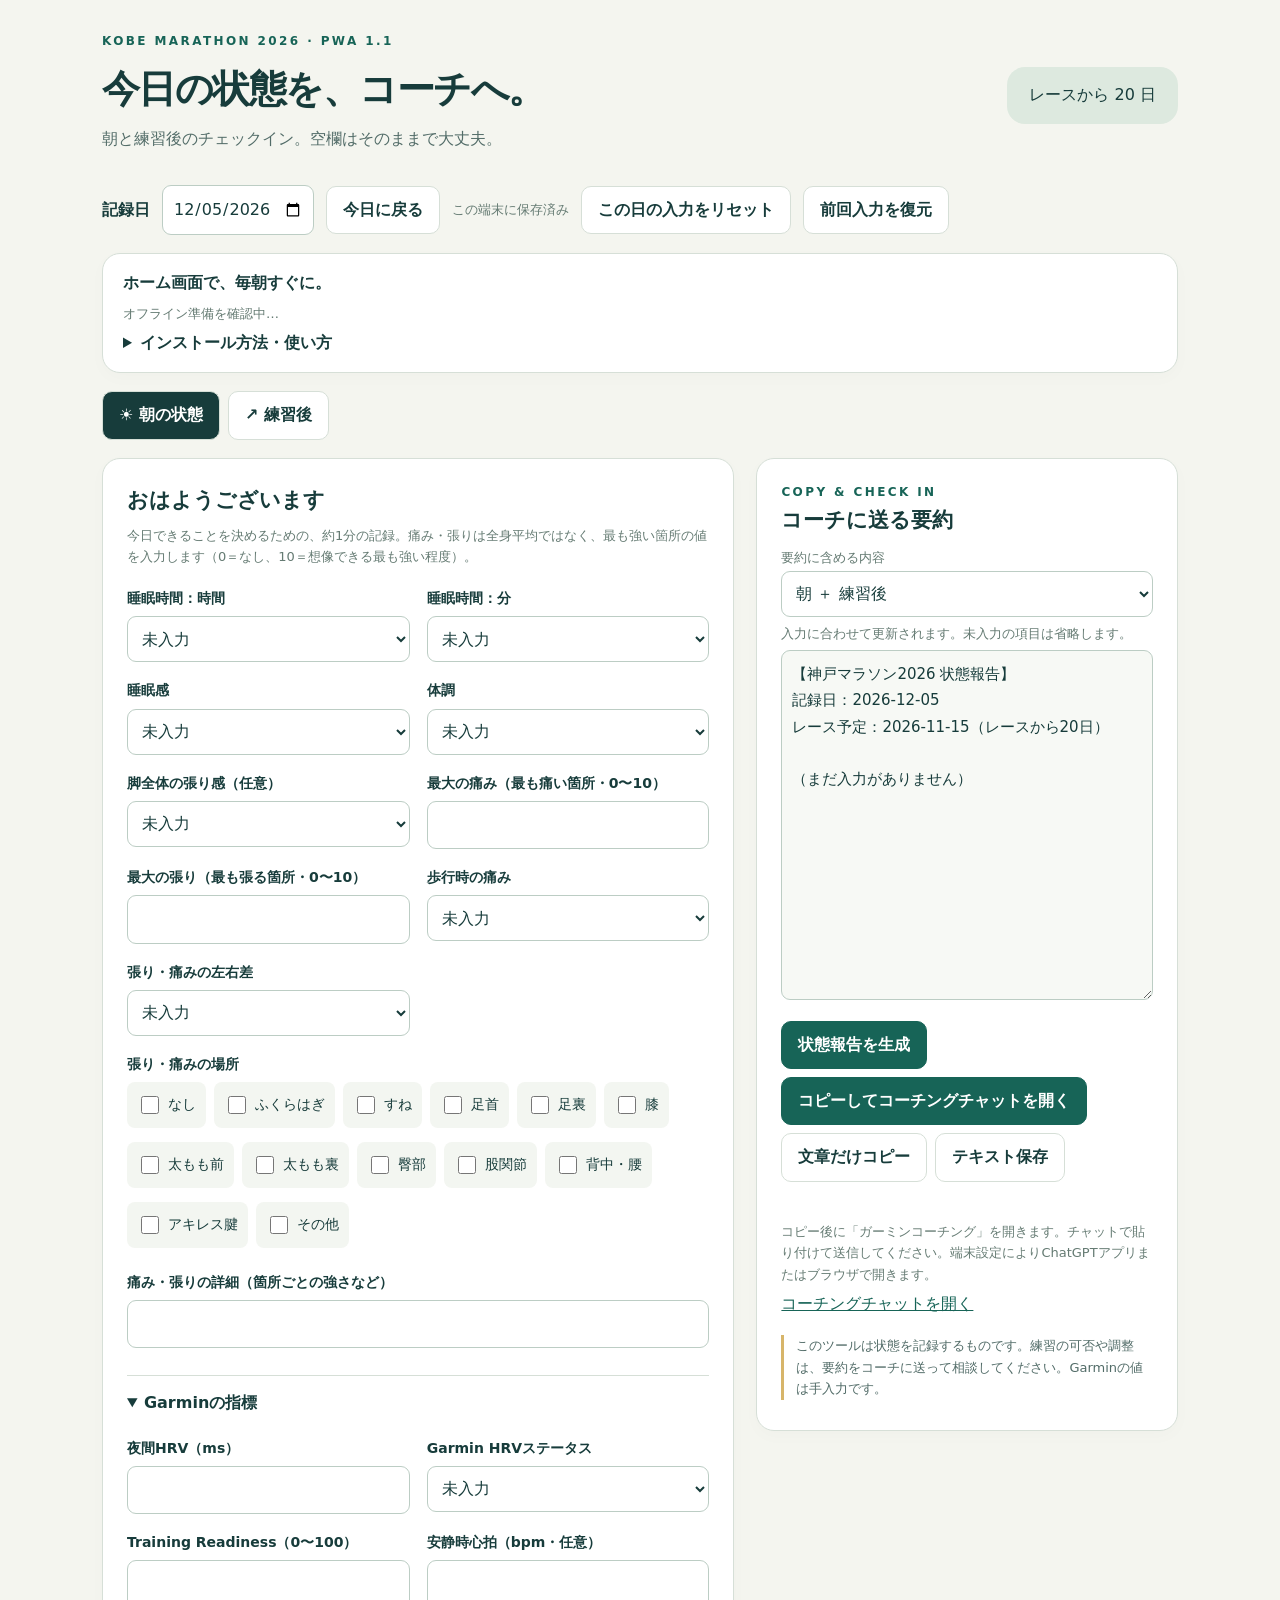
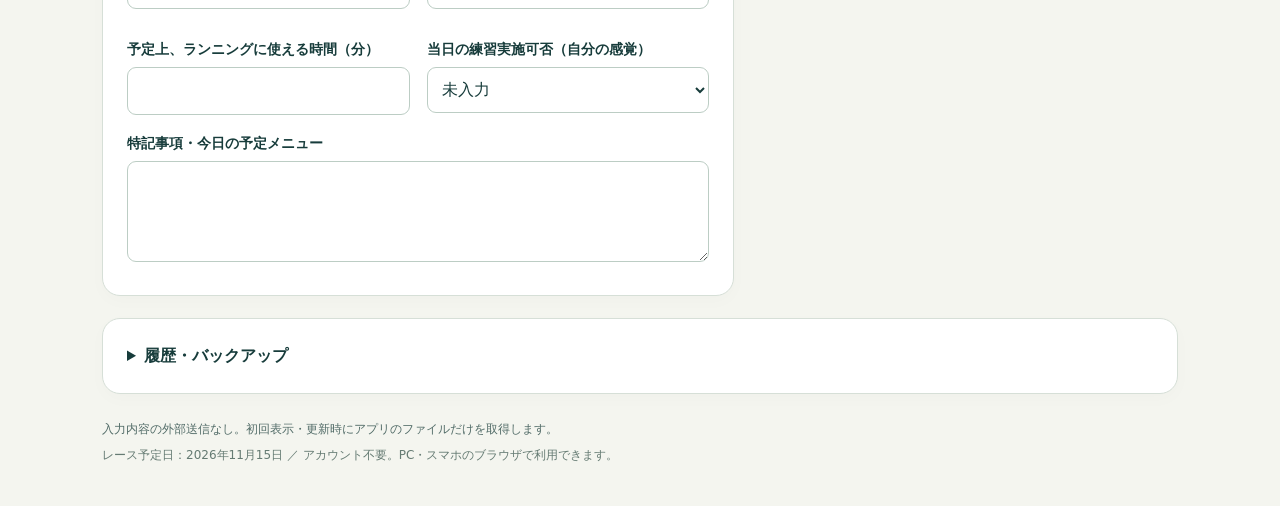
<file: index.html>
<!doctype html><html lang="ja"><head><meta charset="utf-8"><meta name="viewport" content="width=device-width,initial-scale=1,viewport-fit=cover"><title>神戸2026 コンディション</title><meta name="theme-color" content="#176457"><meta name="apple-mobile-web-app-capable" content="yes"><meta name="apple-mobile-web-app-status-bar-style" content="default"><meta name="apple-mobile-web-app-title" content="神戸2026"><link rel="manifest" href="./manifest.json"><link rel="icon" href="./icons/icon-192.png"><link rel="apple-touch-icon" href="./icons/apple-touch-icon.png"><link rel="stylesheet" href="./style.css"></head><body><main>
<header><div><div class="eyebrow">KOBE MARATHON 2026 · PWA 1.1</div><h1>今日の状態を、コーチへ。</h1><p>朝と練習後のチェックイン。空欄はそのままで大丈夫。</p></div><div class="count" id="count"></div></header>
<div class="toolbar"><label for="date">記録日</label><input id="date" type="date" min="2020-01-01" max="2100-12-31"><button id="today">今日に戻る</button><span class="hint" id="saveState" role="status"></span><button id="reset">この日の入力をリセット</button><button id="restore">前回入力を復元</button></div>
<div class="install card"><strong>ホーム画面で、毎朝すぐに。</strong><p class="hint" id="offlineState" role="status">オフライン準備を確認中…</p><button id="install" hidden>ホーム画面に追加</button><details><summary>インストール方法・使い方</summary><p>Android：Chromeのメニュー →「ホーム画面に追加」→「インストール」。iPhone：Safariの共有メニュー →「ホーム画面に追加」（「Webアプリとして開く」があればオン）。PC：対応ブラウザのアドレスバーのインストールボタン。</p><p>初回はオンラインで開き、「オフライン利用の準備ができました」を確認してください。データは端末ごとの保存です。旧HTMLからはバックアップを書き出し、ここで読み込めます。</p><a href="./guide.html">公開・起動の詳しい手順</a></details></div><div class="tabs" role="tablist" aria-label="入力するタイミング"><button id="amTab" role="tab" aria-selected="true" aria-controls="am">☀ 朝の状態</button><button id="pmTab" role="tab" aria-selected="false" aria-controls="pm">↗ 練習後</button></div>
<div class="layout"><div class="card"><section id="am" role="tabpanel" aria-labelledby="amTab"><h2>おはようございます</h2><p class="hint">今日できることを決めるための、約1分の記録。痛み・張りは全身平均ではなく、最も強い箇所の値を入力します（0＝なし、10＝想像できる最も強い程度）。</p><div class="fields" id="amFields"></div></section><section id="pm" role="tabpanel" aria-labelledby="pmTab" hidden><h2>練習、おつかれさまでした</h2><p class="hint">実施・短縮・中止も含めて、感じたままに。痛み・張りは練習中から終了後までの最大値（0＝なし、10＝想像できる最も強い程度）。</p><div class="fields" id="pmFields"></div></section></div>
<aside class="card"><div class="eyebrow">COPY & CHECK IN</div><h2>コーチに送る要約</h2><label for="scope" class="hint">要約に含める内容</label><select id="scope"><option value="both">朝 ＋ 練習後</option><option value="am">朝のみ</option><option value="pm">練習後のみ</option></select><p class="hint">入力に合わせて更新されます。未入力の項目は省略します。</p><textarea id="summary" class="summary" readonly aria-label="ChatGPTに貼り付ける要約"></textarea><div class="actions"><button class="primary" id="generate">状態報告を生成</button><button class="primary" id="copyOpen">コピーしてコーチングチャットを開く</button><button id="copy">文章だけコピー</button><button id="textDownload">テキスト保存</button></div><div class="status" id="message" role="status" aria-live="polite"></div><p class="hint">コピー後に「ガーミンコーチング」を開きます。チャットで貼り付けて送信してください。端末設定によりChatGPTアプリまたはブラウザで開きます。</p><a id="coachLink" href="https://chatgpt.com/c/6aa00dfc-b8cc-83e9-9bc1-44da4b3d9a50" target="_blank" rel="noopener noreferrer" referrerpolicy="no-referrer">コーチングチャットを開く</a><p class="note">このツールは状態を記録するものです。練習の可否や調整は、要約をコーチに送って相談してください。Garminの値は手入力です。</p></aside></div>
<details class="card"><summary>履歴・バックアップ</summary><p class="hint">入力はこの端末・ブラウザに自動保存します。端末間の自動同期やChatGPTへの自動送信はありません。ファイルの移動・ブラウザの設定によって保存が失われる場合があるため、バックアップをおすすめします。</p><div class="history" id="history"></div><div class="actions"><button id="export">全記録をバックアップ</button><button id="import">バックアップを読み込む</button><input type="file" id="file" accept="application/json,.json" hidden><button id="delete" class="danger">この日の記録を削除</button></div><p class="hint">読み込み時は記録を統合します。同じ日付はバックアップ側で上書きします。</p></details>
<footer><p>入力内容の外部送信なし。初回表示・更新時にアプリのファイルだけを取得します。</p>レース予定日：2026年11月15日 ／ アカウント不要。PC・スマホのブラウザで利用できます。</footer>
</main><script src="./fields.js"></script><script src="./app.js"></script></body></html>
</file>
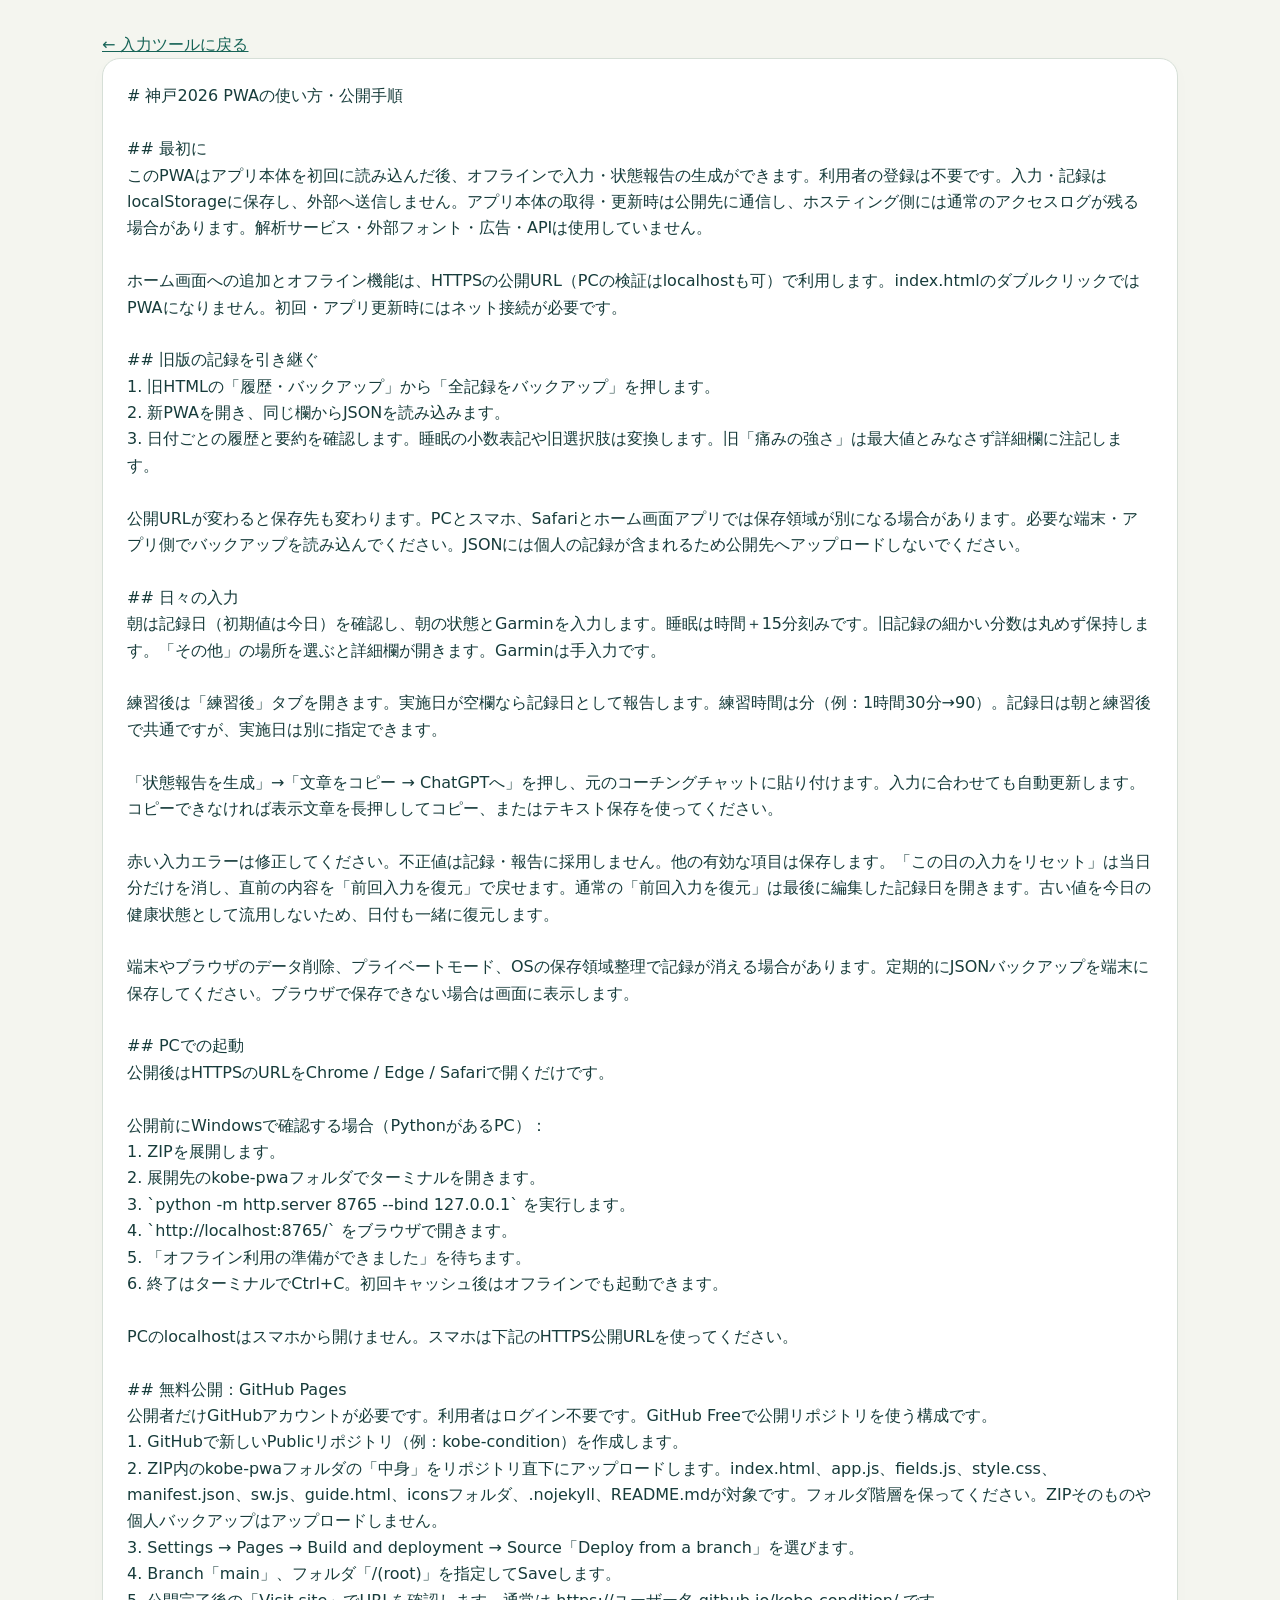
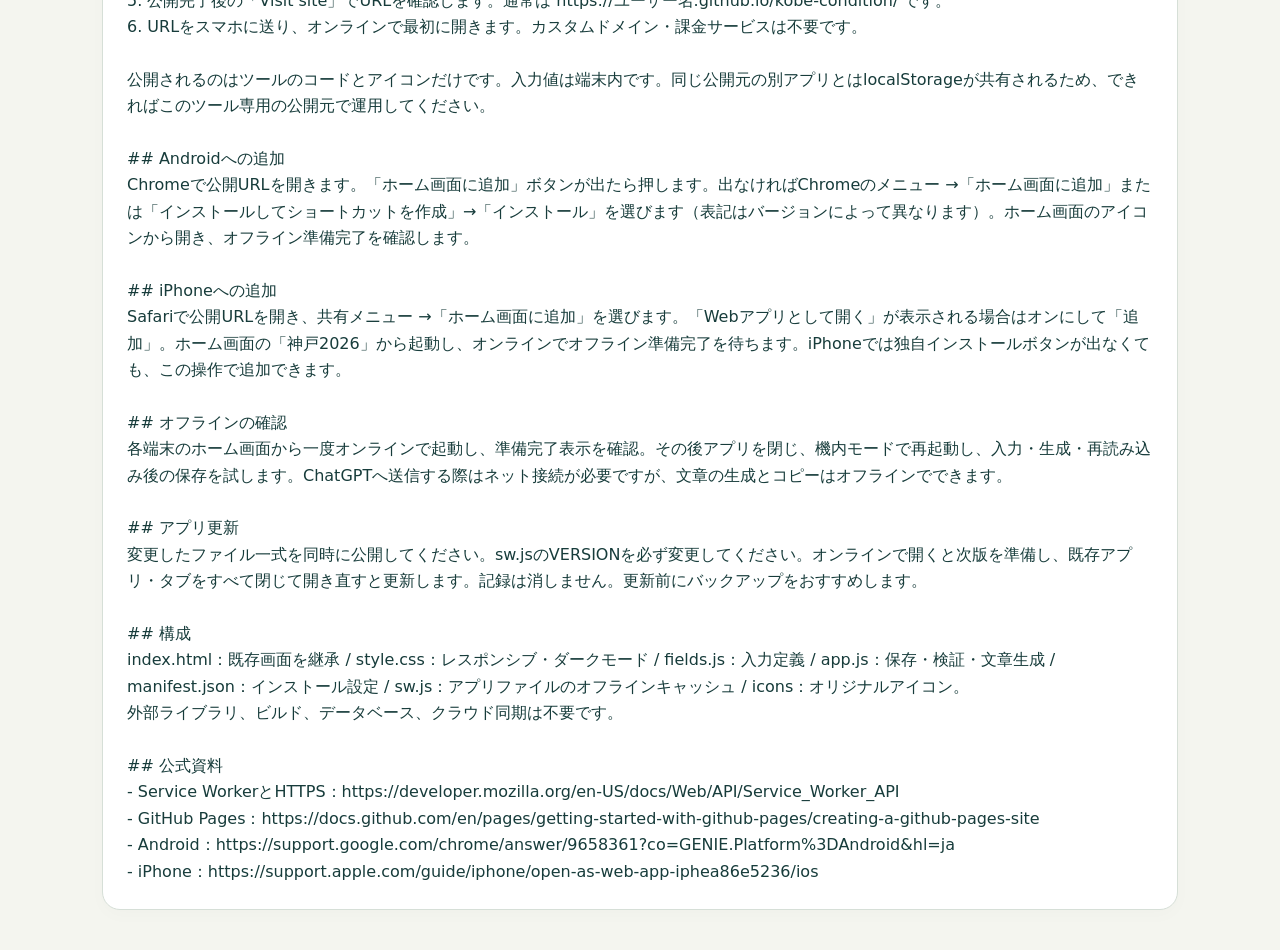
<file: guide.html>
<!doctype html><html lang="ja"><meta charset="utf-8"><meta name="viewport" content="width=device-width,initial-scale=1"><title>起動・公開ガイド</title><link rel="stylesheet" href="./style.css"><main><a href="./">← 入力ツールに戻る</a><article class="card" style="white-space:pre-wrap;overflow-wrap:anywhere"># 神戸2026 PWAの使い方・公開手順

## 最初に
このPWAはアプリ本体を初回に読み込んだ後、オフラインで入力・状態報告の生成ができます。利用者の登録は不要です。入力・記録はlocalStorageに保存し、外部へ送信しません。アプリ本体の取得・更新時は公開先に通信し、ホスティング側には通常のアクセスログが残る場合があります。解析サービス・外部フォント・広告・APIは使用していません。

ホーム画面への追加とオフライン機能は、HTTPSの公開URL（PCの検証はlocalhostも可）で利用します。index.htmlのダブルクリックではPWAになりません。初回・アプリ更新時にはネット接続が必要です。

## 旧版の記録を引き継ぐ
1. 旧HTMLの「履歴・バックアップ」から「全記録をバックアップ」を押します。
2. 新PWAを開き、同じ欄からJSONを読み込みます。
3. 日付ごとの履歴と要約を確認します。睡眠の小数表記や旧選択肢は変換します。旧「痛みの強さ」は最大値とみなさず詳細欄に注記します。

公開URLが変わると保存先も変わります。PCとスマホ、Safariとホーム画面アプリでは保存領域が別になる場合があります。必要な端末・アプリ側でバックアップを読み込んでください。JSONには個人の記録が含まれるため公開先へアップロードしないでください。

## 日々の入力
朝は記録日（初期値は今日）を確認し、朝の状態とGarminを入力します。睡眠は時間＋15分刻みです。旧記録の細かい分数は丸めず保持します。「その他」の場所を選ぶと詳細欄が開きます。Garminは手入力です。

練習後は「練習後」タブを開きます。実施日が空欄なら記録日として報告します。練習時間は分（例：1時間30分→90）。記録日は朝と練習後で共通ですが、実施日は別に指定できます。

「状態報告を生成」→「文章をコピー → ChatGPTへ」を押し、元のコーチングチャットに貼り付けます。入力に合わせても自動更新します。コピーできなければ表示文章を長押ししてコピー、またはテキスト保存を使ってください。

赤い入力エラーは修正してください。不正値は記録・報告に採用しません。他の有効な項目は保存します。「この日の入力をリセット」は当日分だけを消し、直前の内容を「前回入力を復元」で戻せます。通常の「前回入力を復元」は最後に編集した記録日を開きます。古い値を今日の健康状態として流用しないため、日付も一緒に復元します。

端末やブラウザのデータ削除、プライベートモード、OSの保存領域整理で記録が消える場合があります。定期的にJSONバックアップを端末に保存してください。ブラウザで保存できない場合は画面に表示します。

## PCでの起動
公開後はHTTPSのURLをChrome / Edge / Safariで開くだけです。

公開前にWindowsで確認する場合（PythonがあるPC）：
1. ZIPを展開します。
2. 展開先のkobe-pwaフォルダでターミナルを開きます。
3. `python -m http.server 8765 --bind 127.0.0.1` を実行します。
4. `http://localhost:8765/` をブラウザで開きます。
5. 「オフライン利用の準備ができました」を待ちます。
6. 終了はターミナルでCtrl+C。初回キャッシュ後はオフラインでも起動できます。

PCのlocalhostはスマホから開けません。スマホは下記のHTTPS公開URLを使ってください。

## 無料公開：GitHub Pages
公開者だけGitHubアカウントが必要です。利用者はログイン不要です。GitHub Freeで公開リポジトリを使う構成です。
1. GitHubで新しいPublicリポジトリ（例：kobe-condition）を作成します。
2. ZIP内のkobe-pwaフォルダの「中身」をリポジトリ直下にアップロードします。index.html、app.js、fields.js、style.css、manifest.json、sw.js、guide.html、iconsフォルダ、.nojekyll、README.mdが対象です。フォルダ階層を保ってください。ZIPそのものや個人バックアップはアップロードしません。
3. Settings → Pages → Build and deployment → Source「Deploy from a branch」を選びます。
4. Branch「main」、フォルダ「/(root)」を指定してSaveします。
5. 公開完了後の「Visit site」でURLを確認します。通常は https://ユーザー名.github.io/kobe-condition/ です。
6. URLをスマホに送り、オンラインで最初に開きます。カスタムドメイン・課金サービスは不要です。

公開されるのはツールのコードとアイコンだけです。入力値は端末内です。同じ公開元の別アプリとはlocalStorageが共有されるため、できればこのツール専用の公開元で運用してください。

## Androidへの追加
Chromeで公開URLを開きます。「ホーム画面に追加」ボタンが出たら押します。出なければChromeのメニュー →「ホーム画面に追加」または「インストールしてショートカットを作成」→「インストール」を選びます（表記はバージョンによって異なります）。ホーム画面のアイコンから開き、オフライン準備完了を確認します。

## iPhoneへの追加
Safariで公開URLを開き、共有メニュー →「ホーム画面に追加」を選びます。「Webアプリとして開く」が表示される場合はオンにして「追加」。ホーム画面の「神戸2026」から起動し、オンラインでオフライン準備完了を待ちます。iPhoneでは独自インストールボタンが出なくても、この操作で追加できます。

## オフラインの確認
各端末のホーム画面から一度オンラインで起動し、準備完了表示を確認。その後アプリを閉じ、機内モードで再起動し、入力・生成・再読み込み後の保存を試します。ChatGPTへ送信する際はネット接続が必要ですが、文章の生成とコピーはオフラインでできます。

## アプリ更新
変更したファイル一式を同時に公開してください。sw.jsのVERSIONを必ず変更してください。オンラインで開くと次版を準備し、既存アプリ・タブをすべて閉じて開き直すと更新します。記録は消しません。更新前にバックアップをおすすめします。

## 構成
index.html：既存画面を継承 / style.css：レスポンシブ・ダークモード / fields.js：入力定義 / app.js：保存・検証・文章生成 / manifest.json：インストール設定 / sw.js：アプリファイルのオフラインキャッシュ / icons：オリジナルアイコン。
外部ライブラリ、ビルド、データベース、クラウド同期は不要です。

## 公式資料
- Service WorkerとHTTPS：https://developer.mozilla.org/en-US/docs/Web/API/Service_Worker_API
- GitHub Pages：https://docs.github.com/en/pages/getting-started-with-github-pages/creating-a-github-pages-site
- Android：https://support.google.com/chrome/answer/9658361?co=GENIE.Platform%3DAndroid&amp;hl=ja
- iPhone：https://support.apple.com/guide/iphone/open-as-web-app-iphea86e5236/ios
</article></main></html>
</file>
<file: style.css>
:root{color-scheme:light;--ink:#173c3b;--green:#176457;--paper:#f4f5ef;--line:#d6dfd7}*{box-sizing:border-box}body{margin:0;background:var(--paper);color:var(--ink);font:16px/1.65 system-ui,-apple-system,"Segoe UI",sans-serif}main{max-width:1120px;margin:auto;padding:32px 22px 64px}header{display:flex;justify-content:space-between;gap:20px;align-items:center;margin-bottom:26px}.eyebrow{font-size:12px;letter-spacing:.2em;font-weight:750;color:var(--green)}h1{font-size:clamp(26px,4vw,38px);letter-spacing:-.04em;margin:6px 0}p{margin:6px 0;color:#526c68}.count{background:#dde9df;padding:15px 22px;border-radius:18px;white-space:nowrap}.count strong{font-size:30px}button,input,select,textarea{font:inherit}button{cursor:pointer;border:1px solid var(--line);border-radius:10px;padding:10px 16px;background:white;color:var(--ink);font-weight:650}button:hover{background:#e7eee7}button.primary{background:var(--green);color:white;border-color:var(--green)}button:focus-visible,input:focus-visible,select:focus-visible,textarea:focus-visible{outline:3px solid #deab45;outline-offset:2px}.toolbar{display:flex;gap:12px;align-items:center;flex-wrap:wrap;margin-bottom:18px}.toolbar label{font-weight:650}input,select,textarea{width:100%;background:#fff;border:1px solid #bccdc4;border-radius:9px;padding:10px;color:var(--ink);min-height:46px}.toolbar input{width:auto}.tabs{display:flex;gap:8px;margin:18px 0}.tabs button[aria-selected=true]{background:var(--ink);color:#fff}.layout{display:grid;grid-template-columns:minmax(0,1.5fr) minmax(300px,1fr);gap:22px;align-items:start}.card{background:white;border:1px solid var(--line);border-radius:18px;padding:24px;box-shadow:0 5px 18px #173c3b05}h2{font-size:21px;margin:0 0 7px}h3{font-size:16px;margin:24px 0 12px}.hint{font-size:13px;color:#657b73}.fields{display:grid;grid-template-columns:1fr 1fr;gap:17px;margin-top:20px}.field label{display:block;font-size:14px;font-weight:650;margin-bottom:6px}.full{grid-column:1/-1}.checks{display:flex;flex-wrap:wrap;gap:8px}.checks label{display:flex;gap:6px;align-items:center;background:#f3f6f1;border-radius:8px;padding:7px 10px;font-weight:400}.checks input{width:18px;min-height:18px;height:18px}.summary{font-size:13px;line-height:1.75;min-height:350px;resize:vertical;background:#f7f9f5}.actions{display:flex;gap:8px;flex-wrap:wrap;margin-top:12px}.status{font-size:13px;min-height:25px;color:var(--green);margin-top:8px}.note{border-left:3px solid #d7b56a;padding-left:12px;margin-top:18px;font-size:13px}details{margin-top:22px}summary{cursor:pointer;font-weight:650}.history{display:flex;gap:8px;flex-wrap:wrap;padding-top:12px}.danger{color:#9b4035}footer{margin-top:26px;font-size:12px;color:#657b73}[hidden]{display:none!important}@media(max-width:800px){.layout{grid-template-columns:1fr}header{align-items:start}.count{padding:10px;font-size:12px}.count strong{font-size:24px}.card{padding:20px}main{padding:22px 15px 40px}}@media(max-width:420px){.fields{grid-template-columns:1fr}.full{grid-column:auto}header{display:block}.count{display:inline-block;margin-top:10px}}

.install{padding:16px 20px;margin-bottom:18px}.install details{margin-top:6px}.checks label{min-height:46px}button{min-height:46px}.group{grid-column:1/-1;border-top:1px solid var(--line);padding-top:14px;margin:10px 0 0}.group>.fields{margin-bottom:12px}.field-error{color:#a93627;font-size:13px}.invalid{border-color:#b52f24!important}.summary{font-size:15px}main{padding-bottom:max(40px,env(safe-area-inset-bottom))}a{color:var(--green)}.status{overflow-wrap:anywhere}.toolbar{align-items:center}
@media(prefers-color-scheme:dark){:root{color-scheme:dark;--ink:#e3eee7;--green:#89cdb1;--paper:#15211f;--line:#3d5650}body{background:var(--paper)}.card,button,input,select,textarea{background:#21342f;color:var(--ink)}p,.hint,footer{color:#adc3b8}.count,.checks label,.summary{background:#2c443b}.tabs button[aria-selected=true],button.primary{background:#83c7a8;color:#122a21}button:hover{background:#3c594c}.field-error,.danger{color:#ffb0a1}}
</file>
